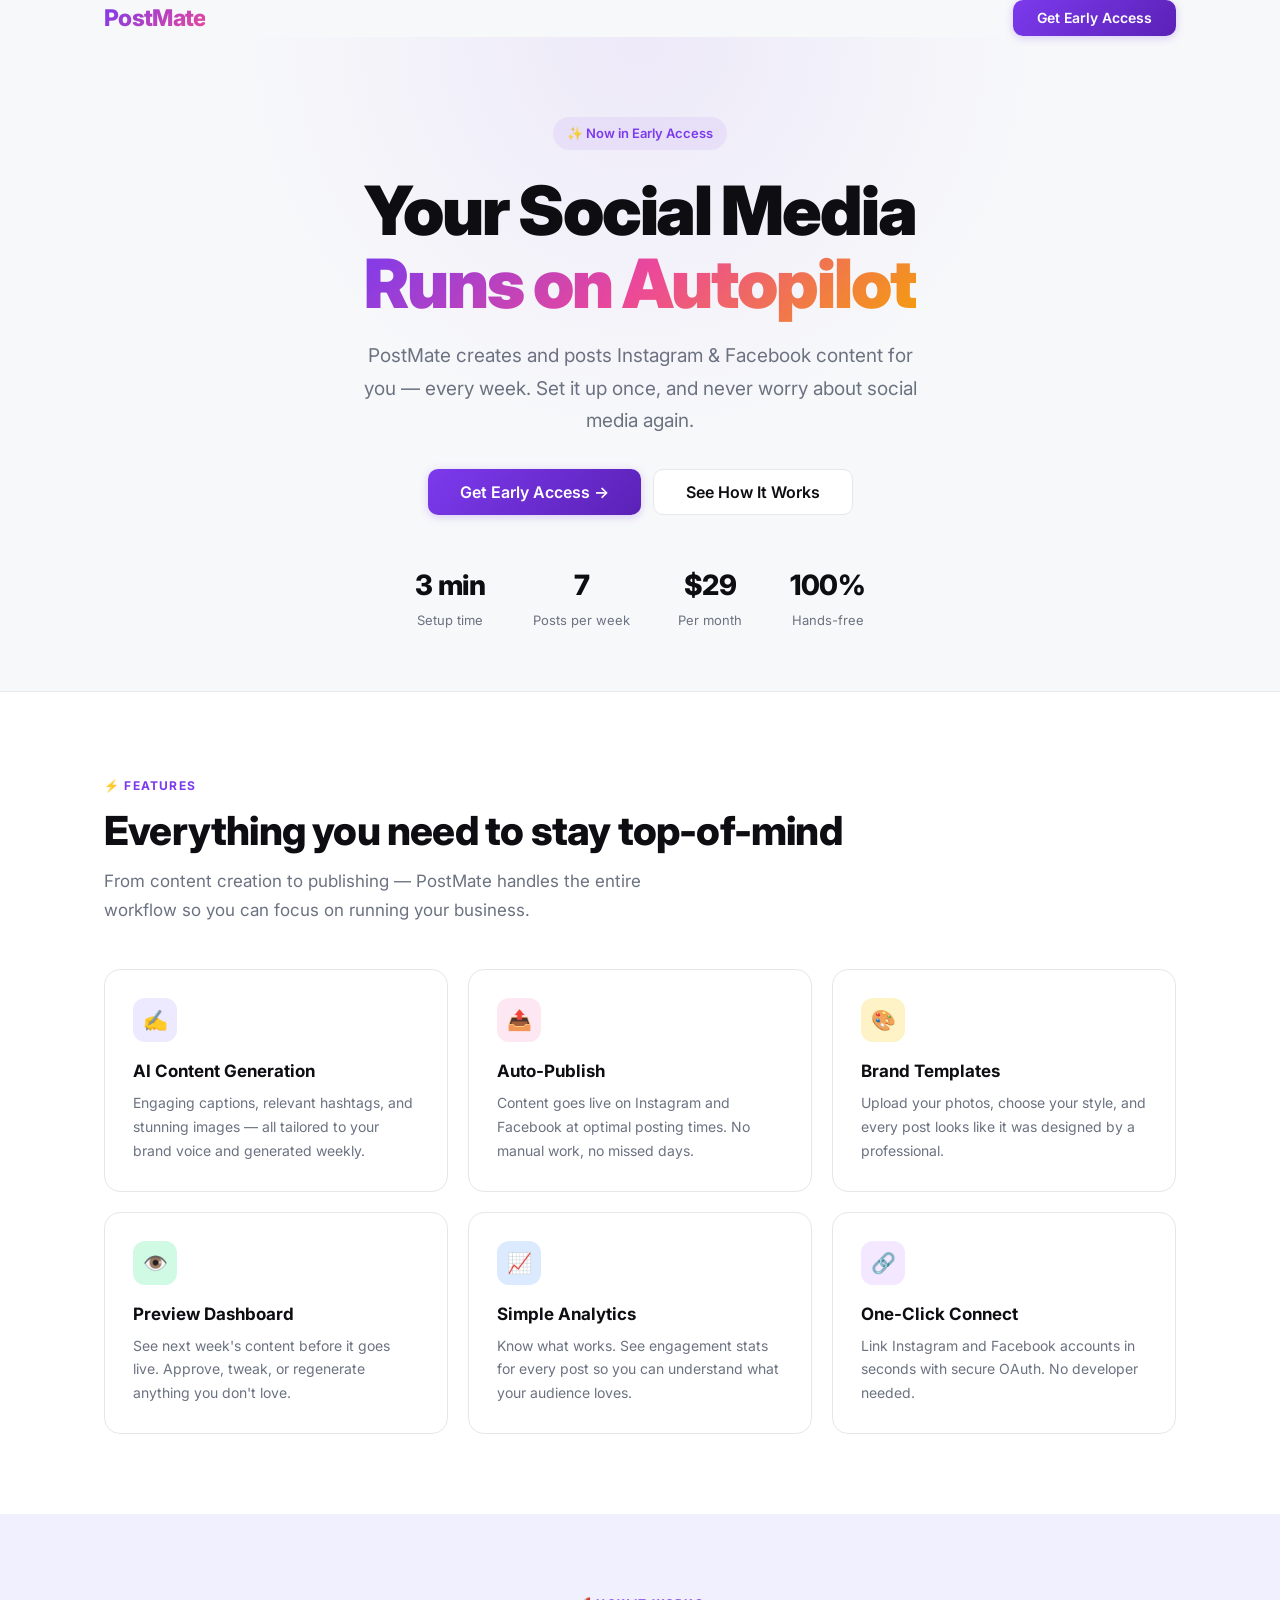
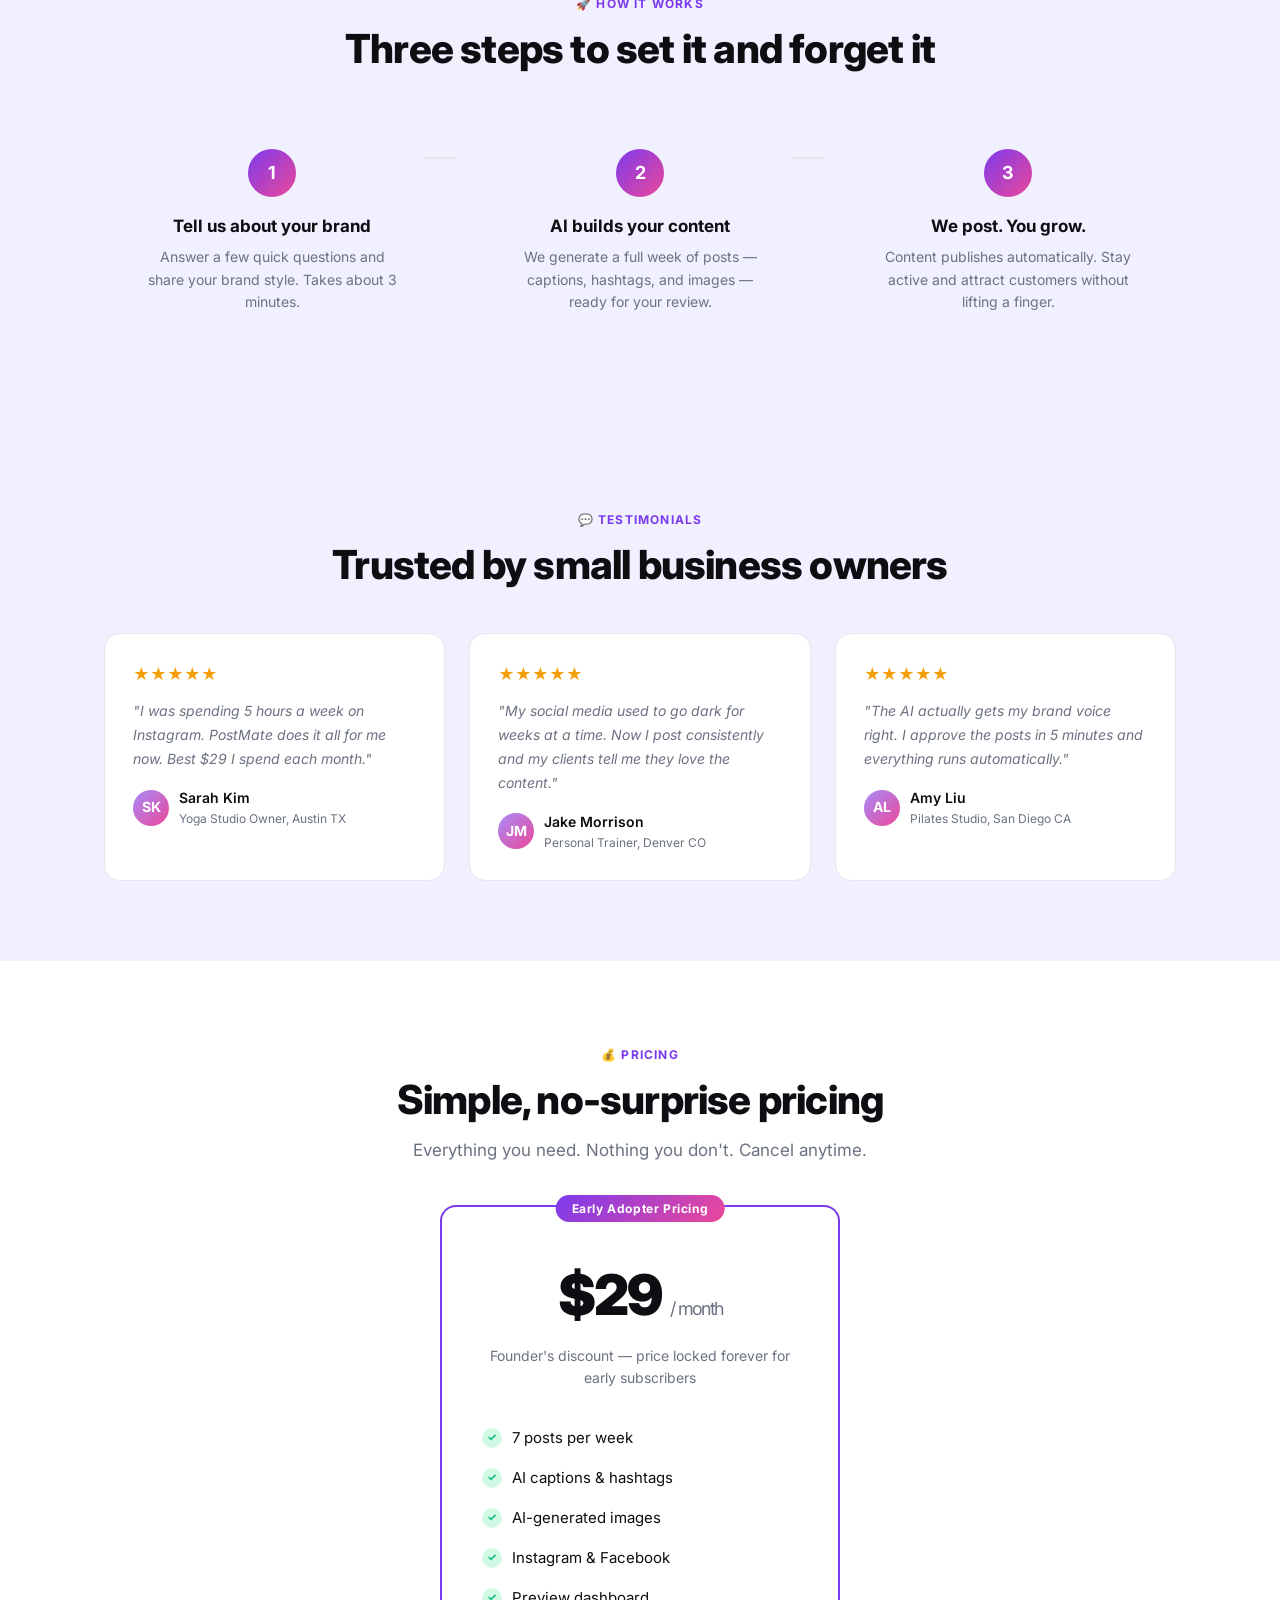
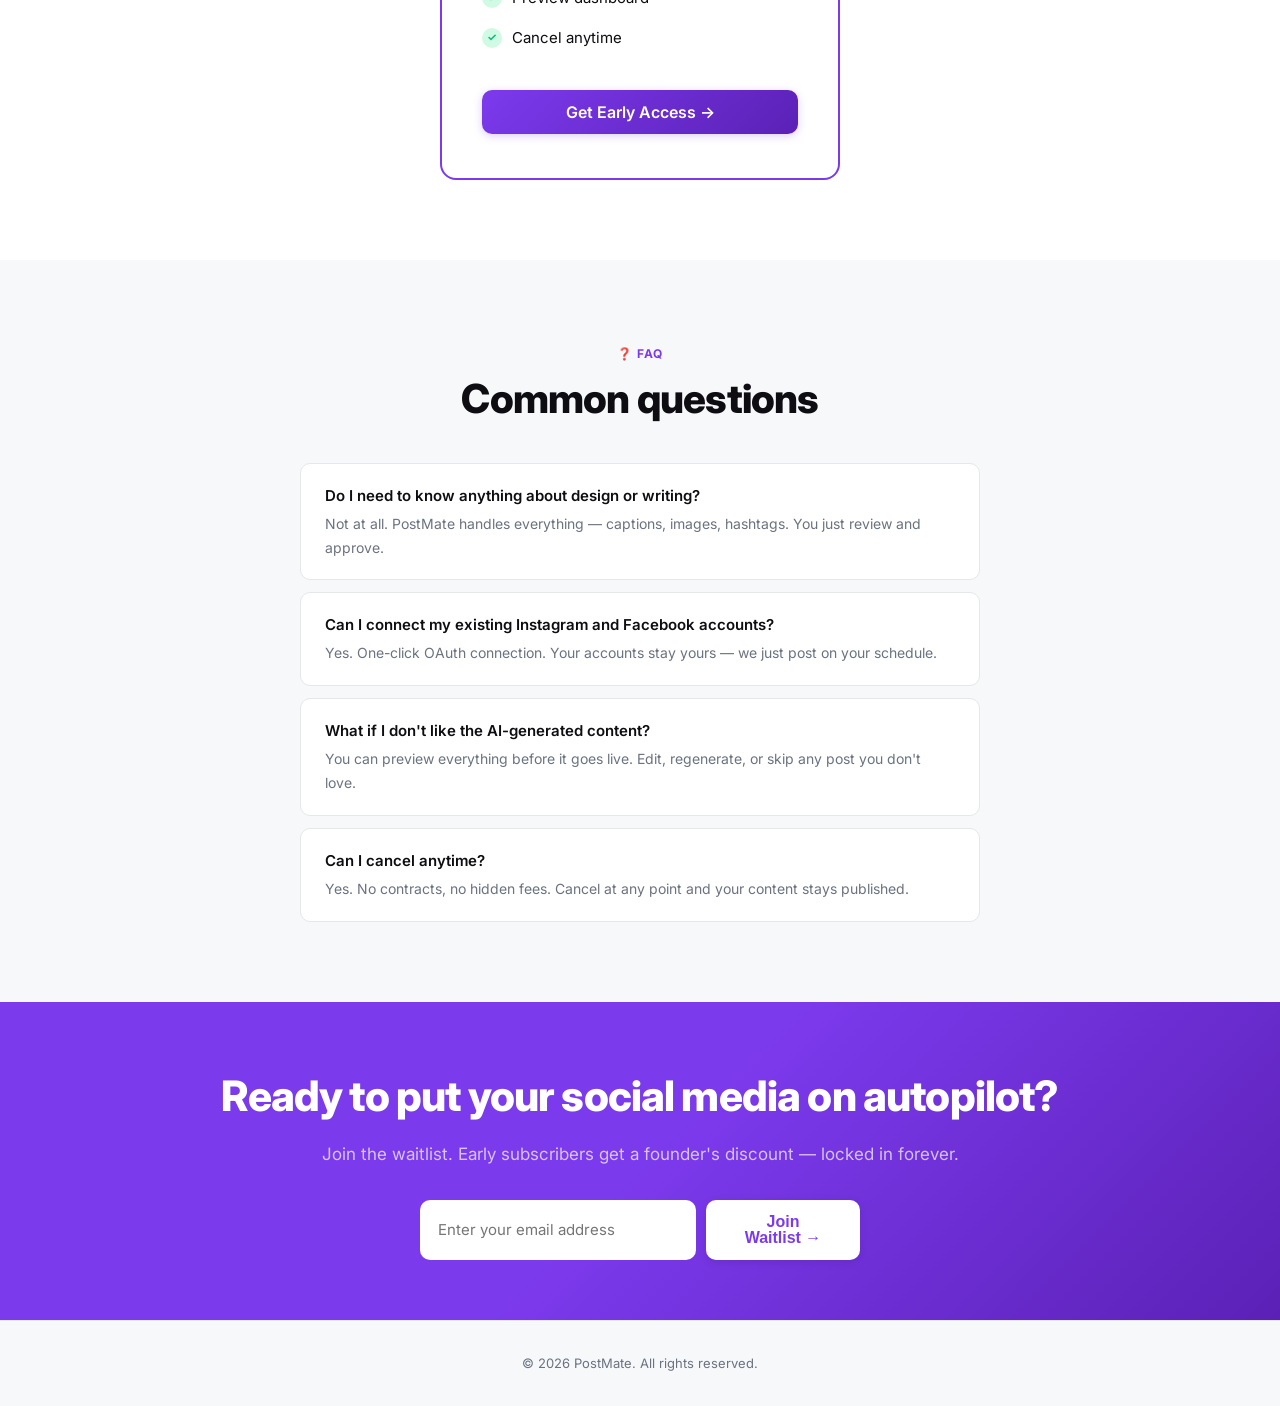
<file: index.html>
<!DOCTYPE html>
<html lang="en">
<head>
    <meta charset="UTF-8">
    <meta name="viewport" content="width=device-width, initial-scale=1.0">
    <title>PostMate — AI Social Media Automation for Small Businesses</title>
    <meta name="description" content="PostMate automatically creates and publishes Instagram & Facebook content for your small business. AI-generated captions, images, and hashtags — $29/month. Set up in 3 minutes.">
    <meta name="keywords" content="social media automation, Instagram scheduling tool, Facebook auto-post, AI content generation, small business marketing, social media manager">
    <meta name="robots" content="index, follow">
    <link rel="canonical" href="https://postmate.net/">
    <meta name="theme-color" content="#7c3aed">

    <!-- Open Graph -->
    <meta property="og:type" content="website">
    <meta property="og:title" content="PostMate — AI Social Media, Automated">
    <meta property="og:description" content="PostMate creates and posts Instagram & Facebook content for you — every week. Set it up once, never worry about social media again.">
    <meta property="og:url" content="https://postmate.net/">
    <meta property="og:site_name" content="PostMate">
    <meta property="og:locale" content="en_US">

    <!-- Twitter Card -->
    <meta name="twitter:card" content="summary_large_image">
    <meta name="twitter:title" content="PostMate — AI Social Media, Automated">
    <meta name="twitter:description" content="PostMate creates and posts Instagram & Facebook content for you — every week. Set it up once, never worry about social media again.">

    <!-- Favicon -->
    <link rel="icon" href="data:image/svg+xml,<svg xmlns='http://www.w3.org/2000/svg' viewBox='0 0 32 32'><rect width='32' height='32' rx='8' fill='%237c3aed'/><text x='16' y='22' font-size='18' text-anchor='middle' fill='white' font-family='system-ui'>P</text></svg>">
    <link rel="apple-touch-icon" href="data:image/svg+xml,<svg xmlns='http://www.w3.org/2000/svg' viewBox='0 0 32 32'><rect width='32' height='32' rx='8' fill='%237c3aed'/><text x='16' y='22' font-size='18' text-anchor='middle' fill='white' font-family='system-ui'>P</text></svg>">

    <link rel="preconnect" href="https://fonts.googleapis.com">
    <link href="https://fonts.googleapis.com/css2?family=Inter:wght@400;500;600;700;800;900&display=swap" rel="stylesheet">
    <style>
        *,*::before,*::after{box-sizing:border-box;margin:0;padding:0}
        :root{
            --white:#fff;
            --bg:#f7f8fa;
            --fg:#0d0d12;
            --muted:#6b7280;
            --accent:#7c3aed;
            --accent-light:#a78bfa;
            --accent-dark:#5b21b6;
            --border:#e5e7eb;
            --card:#fff;
            --bg-alt:#f0f0ff;
            --radius:16px;
            --radius-sm:10px;
            --max-w:1120px;
            --shadow-sm:0 1px 3px rgba(0,0,0,.04);
            --shadow:0 4px 24px rgba(0,0,0,.06);
            --shadow-lg:0 20px 60px rgba(0,0,0,.08);
        }
        html{scroll-behavior:smooth}
        body{
            font-family:'Inter',-apple-system,BlinkMacSystemFont,sans-serif;
            background:var(--bg);color:var(--fg);line-height:1.6;
            -webkit-font-smoothing:antialiased;
        }
        .container{max-width:var(--max-w);margin:0 auto;padding:0 24px}

        /* Nav */
        nav{
            display:flex;justify-content:space-between;align-items:center;
            padding:18px 0;
        }
        .logo{
            font-size:23px;font-weight:800;letter-spacing:-.03em;
            background:linear-gradient(135deg,var(--accent),#ec4899);
            -webkit-background-clip:text;-webkit-text-fill-color:transparent;
        }
        .btn{
            display:inline-flex;align-items:center;gap:6px;
            padding:11px 24px;border-radius:var(--radius-sm);
            font-weight:600;font-size:14px;line-height:1;
            text-decoration:none;cursor:pointer;border:none;
            transition:all .2s;
        }
        .btn-primary{
            background:linear-gradient(135deg,var(--accent),var(--accent-dark));
            color:#fff;box-shadow:0 2px 8px rgba(124,58,237,.25);
        }
        .btn-primary:hover{transform:translateY(-1px);box-shadow:0 4px 16px rgba(124,58,237,.35)}
        .btn-outline{
            background:var(--card);color:var(--fg);
            border:1.5px solid var(--border);
        }
        .btn-outline:hover{border-color:var(--accent-light);color:var(--accent)}
        .btn-large{padding:14px 32px;font-size:16px}
        .btn-white{background:#fff;color:var(--accent);box-shadow:0 2px 8px rgba(0,0,0,.1)}
        .btn-white:hover{transform:translateY(-1px);box-shadow:0 4px 16px rgba(0,0,0,.12)}

        /* Hero */
        .hero{
            text-align:center;padding:80px 0 60px;
            position:relative;overflow:hidden;
        }
        .hero::before{
            content:'';position:absolute;top:-400px;left:50%;translate:-50% 0;
            width:800px;height:800px;
            background:radial-gradient(circle,rgba(124,58,237,.08),transparent 70%);
            pointer-events:none;
        }
        .hero-badge{
            display:inline-flex;align-items:center;gap:6px;
            padding:6px 14px;border-radius:100px;
            background:rgba(124,58,237,.08);color:var(--accent);
            font-size:13px;font-weight:600;margin-bottom:24px;
        }
        .hero h1{
            font-size:clamp(38px,7vw,68px);font-weight:900;
            line-height:1.08;letter-spacing:-.03em;position:relative;
        }
        .hero h1 .gradient{
            background:linear-gradient(135deg,var(--accent),#ec4899,#f59e0b);
            -webkit-background-clip:text;-webkit-text-fill-color:transparent;
        }
        .hero p{
            font-size:19px;color:var(--muted);
            max-width:560px;margin:20px auto 32px;
            line-height:1.7;
        }
        .hero-actions{
            display:flex;gap:12px;justify-content:center;
            flex-wrap:wrap;
        }
        .hero-stats{
            display:flex;justify-content:center;gap:48px;
            margin-top:48px;flex-wrap:wrap;
        }
        .hero-stat{text-align:center}
        .hero-stat-num{
            font-size:28px;font-weight:800;letter-spacing:-.02em;
        }
        .hero-stat-label{font-size:13px;color:var(--muted);margin-top:2px}

        /* Sections */
        section{padding:80px 0}
        .section-label{
            display:inline-flex;align-items:center;gap:6px;
            font-size:12px;font-weight:700;text-transform:uppercase;
            letter-spacing:.1em;color:var(--accent);margin-bottom:12px;
        }
        .section-title{
            font-size:clamp(28px,4vw,40px);font-weight:800;
            letter-spacing:-.02em;line-height:1.2;
        }
        .section-sub{
            color:var(--muted);font-size:17px;line-height:1.7;
            max-width:540px;margin-top:12px;
        }

        /* Features */
        .features{background:var(--card);border-top:1px solid var(--border)}
        .features-grid{
            display:grid;grid-template-columns:repeat(auto-fit,minmax(300px,1fr));
            gap:20px;margin-top:44px;
        }
        .feature-card{
            padding:28px;border-radius:var(--radius);
            border:1px solid var(--border);
            transition:all .25s;position:relative;overflow:hidden;
        }
        .feature-card:hover{
            border-color:var(--accent-light);
            box-shadow:var(--shadow);
        }
        .feature-card::before{
            content:'';position:absolute;top:0;left:0;right:0;height:3px;
            background:linear-gradient(90deg,var(--accent),#ec4899);
            opacity:0;transition:opacity .25s;
        }
        .feature-card:hover::before{opacity:1}
        .feature-icon{
            width:44px;height:44px;border-radius:12px;
            display:flex;align-items:center;justify-content:center;
            font-size:20px;margin-bottom:16px;
        }
        .feature-card:nth-child(1) .feature-icon{background:#ede9fe;color:#7c3aed}
        .feature-card:nth-child(2) .feature-icon{background:#fce7f3;color:#ec4899}
        .feature-card:nth-child(3) .feature-icon{background:#fef3c7;color:#f59e0b}
        .feature-card:nth-child(4) .feature-icon{background:#d1fae5;color:#10b981}
        .feature-card:nth-child(5) .feature-icon{background:#dbeafe;color:#3b82f6}
        .feature-card:nth-child(6) .feature-icon{background:#f3e8ff;color:#a855f7}
        .feature-card h3{font-size:17px;font-weight:700;margin-bottom:6px}
        .feature-card p{font-size:14px;color:var(--muted);line-height:1.7}

        /* Steps */
        .steps{background:var(--bg-alt);}
        .steps-grid{
            display:grid;grid-template-columns:repeat(3,1fr);
            gap:32px;margin-top:44px;
        }
        .step{
            text-align:center;padding:32px 20px;position:relative;
        }
        .step:not(:last-child)::after{
            content:'';position:absolute;top:40px;right:-16px;
            width:32px;height:2px;background:var(--border);
        }
        .step-num{
            width:48px;height:48px;border-radius:50%;
            background:linear-gradient(135deg,var(--accent),#ec4899);
            color:#fff;font-weight:700;font-size:18px;
            display:flex;align-items:center;justify-content:center;
            margin:0 auto 16px;
        }
        .step h3{font-size:17px;font-weight:700;margin-bottom:6px}
        .step p{font-size:14px;color:var(--muted);line-height:1.6;max-width:260px;margin:0 auto}

        /* Pricing */
        .pricing{background:var(--card)}
        .pricing-header{text-align:center}
        .pricing-card{
            max-width:400px;margin:40px auto 0;
            padding:44px 40px;border-radius:var(--radius);
            border:2px solid var(--accent);text-align:center;
            position:relative;background:var(--white);
        }
        .pricing-badge{
            position:absolute;top:-12px;left:50%;translate:-50% 0;
            padding:4px 16px;border-radius:100px;
            background:linear-gradient(135deg,var(--accent),#ec4899);
            color:#fff;font-size:12px;font-weight:700;letter-spacing:.05em;
        }
        .price{font-size:56px;font-weight:900;letter-spacing:-.03em}
        .price span{font-size:18px;color:var(--muted);font-weight:400}
        .price-note{font-size:14px;color:var(--muted);margin-top:4px}
        .pricing-card ul{
            list-style:none;margin:28px 0 32px;text-align:left;
        }
        .pricing-card li{
            padding:8px 0;font-size:15px;display:flex;align-items:center;gap:10px;
        }
        .pricing-card li .check{
            width:20px;height:20px;border-radius:50%;
            background:#d1fae5;color:#10b981;
            display:flex;align-items:center;justify-content:center;
            font-size:11px;font-weight:700;flex-shrink:0;
        }

        /* CTA */
        .cta{
            text-align:center;
            background:linear-gradient(135deg,var(--accent),#7c3aed,#5b21b6);
            color:#fff;padding:60px 0;
        }
        .cta h2{font-size:clamp(28px,4vw,42px);font-weight:800;letter-spacing:-.02em}
        .cta p{color:rgba(255,255,255,.7);margin:12px 0 32px;font-size:17px}
        .cta-form{
            display:flex;gap:10px;max-width:440px;margin:0 auto;
        }
        .cta-form input{
            flex:1;padding:14px 18px;border-radius:var(--radius-sm);
            border:none;font-size:15px;outline:none;font-family:inherit;
        }

        /* Testimonials */
        .testimonials{background:var(--bg-alt)}
        .testimonial-header{text-align:center}
        .testimonial-grid{
            display:grid;grid-template-columns:repeat(auto-fit,minmax(280px,1fr));
            gap:24px;margin-top:44px;
        }
        .testimonial-card{
            padding:28px;border-radius:var(--radius);
            background:var(--card);border:1px solid var(--border);
        }
        .testimonial-card .stars{color:#f59e0b;font-size:16px;margin-bottom:12px}
        .testimonial-card blockquote{
            font-size:14px;color:var(--muted);line-height:1.7;
            font-style:italic;
        }
        .testimonial-card .author{
            display:flex;align-items:center;gap:10px;margin-top:16px;
        }
        .testimonial-card .author-avatar{
            width:36px;height:36px;border-radius:50%;
            background:linear-gradient(135deg,var(--accent-light),#ec4899);
            display:flex;align-items:center;justify-content:center;
            color:#fff;font-weight:700;font-size:14px;
        }
        .testimonial-card .author-name{font-size:14px;font-weight:600}
        .testimonial-card .author-role{font-size:12px;color:var(--muted)}

        /* FAQ */
        .faq-header{text-align:center}
        .faq-list{
            max-width:680px;margin:40px auto 0;
            display:flex;flex-direction:column;gap:12px;
        }
        .faq-item{
            padding:20px 24px;border-radius:var(--radius-sm);
            background:var(--card);border:1px solid var(--border);
        }
        .faq-item h4{font-size:15px;font-weight:600;margin-bottom:4px}
        .faq-item p{font-size:14px;color:var(--muted);line-height:1.7}

        /* Footer */
        footer{
            padding:32px 0;text-align:center;
            font-size:13px;color:var(--muted);
            border-top:1px solid var(--border);
        }

        /* Responsive */
        @media(max-width:768px){
            .steps-grid{grid-template-columns:1fr;gap:0}
            .step:not(:last-child)::after{display:none}
            .hero-stats{gap:24px}
        }
        @media(max-width:640px){
            .hero{padding:48px 0 40px}
            .hero-actions{flex-direction:column;align-items:stretch}
            .hero-actions .btn{justify-content:center}
            .pricing-card{padding:32px 24px}
            .cta-form{flex-direction:column}
            section{padding:48px 0}
        }
    </style>

    <!-- Structured Data -->
    <script type="application/ld+json">
    {
        "@context": "https://schema.org",
        "@type": "SoftwareApplication",
        "name": "PostMate",
        "url": "https://postmate.net/",
        "description": "AI social media automation for small businesses. Automatically creates and publishes Instagram & Facebook content.",
        "applicationCategory": "SocialMediaApplication",
        "operatingSystem": "Web",
        "offers": {
            "@type": "Offer",
            "price": "29",
            "priceCurrency": "USD",
            "priceValidUntil": "2026-12-31"
        },
        "aggregateRating": {
            "@type": "AggregateRating",
            "ratingValue": "4.9",
            "ratingCount": "28",
            "bestRating": "5"
        }
    }
    </script>
    <script type="application/ld+json">
    {
        "@context": "https://schema.org",
        "@type": "Organization",
        "name": "PostMate",
        "url": "https://postmate.net/",
        "description": "AI social media automation for small businesses."
    }
    </script>
    <script type="application/ld+json">
    {
        "@context": "https://schema.org",
        "@type": "FAQPage",
        "mainEntity": [{
            "@type": "Question",
            "name": "Do I need to know anything about design or writing?",
            "acceptedAnswer": {
                "@type": "Answer",
                "text": "Not at all. PostMate handles everything — captions, images, hashtags. You just review and approve."
            }
        },{
            "@type": "Question",
            "name": "Can I connect my existing Instagram and Facebook accounts?",
            "acceptedAnswer": {
                "@type": "Answer",
                "text": "Yes. One-click OAuth connection. Your accounts stay yours — we just post on your schedule."
            }
        },{
            "@type": "Question",
            "name": "What if I don't like the AI-generated content?",
            "acceptedAnswer": {
                "@type": "Answer",
                "text": "You can preview everything before it goes live. Edit, regenerate, or skip any post you don't love."
            }
        },{
            "@type": "Question",
            "name": "Can I cancel anytime?",
            "acceptedAnswer": {
                "@type": "Answer",
                "text": "Yes. No contracts, no hidden fees. Cancel at any point and your content stays published."
            }
        }]
    }
    </script>
</head>
<body>

<nav class="container" aria-label="Main navigation">
    <div class="logo">PostMate</div>
    <a href="#cta" class="btn btn-primary">Get Early Access</a>
</nav>

<section class="hero container">
    <div class="hero-badge">✨ Now in Early Access</div>
    <h1>
        Your Social Media<br>
        <span class="gradient">Runs on Autopilot</span>
    </h1>
    <p>PostMate creates and posts Instagram &amp; Facebook content for you — every week. Set it up once, and never worry about social media again.</p>
    <div class="hero-actions">
        <a href="#cta" class="btn btn-primary btn-large">Get Early Access →</a>
        <a href="#features" class="btn btn-outline btn-large">See How It Works</a>
    </div>
    <div class="hero-stats">
        <div class="hero-stat">
            <div class="hero-stat-num">3 min</div>
            <div class="hero-stat-label">Setup time</div>
        </div>
        <div class="hero-stat">
            <div class="hero-stat-num">7</div>
            <div class="hero-stat-label">Posts per week</div>
        </div>
        <div class="hero-stat">
            <div class="hero-stat-num">$29</div>
            <div class="hero-stat-label">Per month</div>
        </div>
        <div class="hero-stat">
            <div class="hero-stat-num">100%</div>
            <div class="hero-stat-label">Hands-free</div>
        </div>
    </div>
</section>

<section class="features" id="features">
    <div class="container">
        <div class="section-label">⚡ Features</div>
        <h2 class="section-title">Everything you need to stay top-of-mind</h2>
        <p class="section-sub">From content creation to publishing — PostMate handles the entire workflow so you can focus on running your business.</p>
        <div class="features-grid">
            <div class="feature-card">
                <div class="feature-icon">✍️</div>
                <h3>AI Content Generation</h3>
                <p>Engaging captions, relevant hashtags, and stunning images — all tailored to your brand voice and generated weekly.</p>
            </div>
            <div class="feature-card">
                <div class="feature-icon">📤</div>
                <h3>Auto-Publish</h3>
                <p>Content goes live on Instagram and Facebook at optimal posting times. No manual work, no missed days.</p>
            </div>
            <div class="feature-card">
                <div class="feature-icon">🎨</div>
                <h3>Brand Templates</h3>
                <p>Upload your photos, choose your style, and every post looks like it was designed by a professional.</p>
            </div>
            <div class="feature-card">
                <div class="feature-icon">👁️</div>
                <h3>Preview Dashboard</h3>
                <p>See next week's content before it goes live. Approve, tweak, or regenerate anything you don't love.</p>
            </div>
            <div class="feature-card">
                <div class="feature-icon">📈</div>
                <h3>Simple Analytics</h3>
                <p>Know what works. See engagement stats for every post so you can understand what your audience loves.</p>
            </div>
            <div class="feature-card">
                <div class="feature-icon">🔗</div>
                <h3>One-Click Connect</h3>
                <p>Link Instagram and Facebook accounts in seconds with secure OAuth. No developer needed.</p>
            </div>
        </div>
    </div>
</section>

<section class="steps">
    <div class="container">
        <div class="section-label" style="text-align:center;display:flex;justify-content:center">🚀 How It Works</div>
        <h2 class="section-title" style="text-align:center">Three steps to set it and forget it</h2>
        <div class="steps-grid">
            <div class="step">
                <div class="step-num">1</div>
                <h3>Tell us about your brand</h3>
                <p>Answer a few quick questions and share your brand style. Takes about 3 minutes.</p>
            </div>
            <div class="step">
                <div class="step-num">2</div>
                <h3>AI builds your content</h3>
                <p>We generate a full week of posts — captions, hashtags, and images — ready for your review.</p>
            </div>
            <div class="step">
                <div class="step-num">3</div>
                <h3>We post. You grow.</h3>
                <p>Content publishes automatically. Stay active and attract customers without lifting a finger.</p>
            </div>
        </div>
    </div>
</section>

<section class="testimonials">
    <div class="container">
        <div class="testimonial-header">
            <div class="section-label" style="justify-content:center">💬 Testimonials</div>
            <h2 class="section-title">Trusted by small business owners</h2>
        </div>
        <div class="testimonial-grid">
            <div class="testimonial-card">
                <div class="stars">★★★★★</div>
                <blockquote>"I was spending 5 hours a week on Instagram. PostMate does it all for me now. Best $29 I spend each month."</blockquote>
                <div class="author">
                    <div class="author-avatar">SK</div>
                    <div>
                        <div class="author-name">Sarah Kim</div>
                        <div class="author-role">Yoga Studio Owner, Austin TX</div>
                    </div>
                </div>
            </div>
            <div class="testimonial-card">
                <div class="stars">★★★★★</div>
                <blockquote>"My social media used to go dark for weeks at a time. Now I post consistently and my clients tell me they love the content."</blockquote>
                <div class="author">
                    <div class="author-avatar">JM</div>
                    <div>
                        <div class="author-name">Jake Morrison</div>
                        <div class="author-role">Personal Trainer, Denver CO</div>
                    </div>
                </div>
            </div>
            <div class="testimonial-card">
                <div class="stars">★★★★★</div>
                <blockquote>"The AI actually gets my brand voice right. I approve the posts in 5 minutes and everything runs automatically."</blockquote>
                <div class="author">
                    <div class="author-avatar">AL</div>
                    <div>
                        <div class="author-name">Amy Liu</div>
                        <div class="author-role">Pilates Studio, San Diego CA</div>
                    </div>
                </div>
            </div>
        </div>
    </div>
</section>

<section class="pricing">
    <div class="container">
        <div class="pricing-header">
            <div class="section-label" style="justify-content:center">💰 Pricing</div>
            <h2 class="section-title">Simple, no-surprise pricing</h2>
            <p class="section-sub" style="margin:12px auto 0">Everything you need. Nothing you don't. Cancel anytime.</p>
        </div>
        <div class="pricing-card">
            <div class="pricing-badge">Early Adopter Pricing</div>
            <div class="price">$29 <span>/ month</span></div>
            <div class="price-note">Founder's discount — price locked forever for early subscribers</div>
            <ul>
                <li><span class="check">✓</span> 7 posts per week</li>
                <li><span class="check">✓</span> AI captions &amp; hashtags</li>
                <li><span class="check">✓</span> AI-generated images</li>
                <li><span class="check">✓</span> Instagram &amp; Facebook</li>
                <li><span class="check">✓</span> Preview dashboard</li>
                <li><span class="check">✓</span> Cancel anytime</li>
            </ul>
            <a href="#cta" class="btn btn-primary btn-large" style="width:100%;justify-content:center">Get Early Access →</a>
        </div>
    </div>
</section>

<section class="faq">
    <div class="container">
        <div class="faq-header">
            <div class="section-label" style="justify-content:center">❓ FAQ</div>
            <h2 class="section-title">Common questions</h2>
        </div>
        <div class="faq-list">
            <div class="faq-item">
                <h4>Do I need to know anything about design or writing?</h4>
                <p>Not at all. PostMate handles everything — captions, images, hashtags. You just review and approve.</p>
            </div>
            <div class="faq-item">
                <h4>Can I connect my existing Instagram and Facebook accounts?</h4>
                <p>Yes. One-click OAuth connection. Your accounts stay yours — we just post on your schedule.</p>
            </div>
            <div class="faq-item">
                <h4>What if I don't like the AI-generated content?</h4>
                <p>You can preview everything before it goes live. Edit, regenerate, or skip any post you don't love.</p>
            </div>
            <div class="faq-item">
                <h4>Can I cancel anytime?</h4>
                <p>Yes. No contracts, no hidden fees. Cancel at any point and your content stays published.</p>
            </div>
        </div>
    </div>
</section>

<section class="cta" id="cta">
    <div class="container">
        <h2>Ready to put your social media on autopilot?</h2>
        <p>Join the waitlist. Early subscribers get a founder's discount — locked in forever.</p>
        <form class="cta-form" id="signup" action="#" method="POST">
            <input type="email" name="email" placeholder="Enter your email address" required>
            <button type="submit" class="btn btn-white btn-large">Join Waitlist →</button>
        </form>
    </div>
</section>

<footer>
    <div class="container">
        <p>© 2026 PostMate. All rights reserved.</p>
    </div>
</footer>

</body>
</html>
</file>
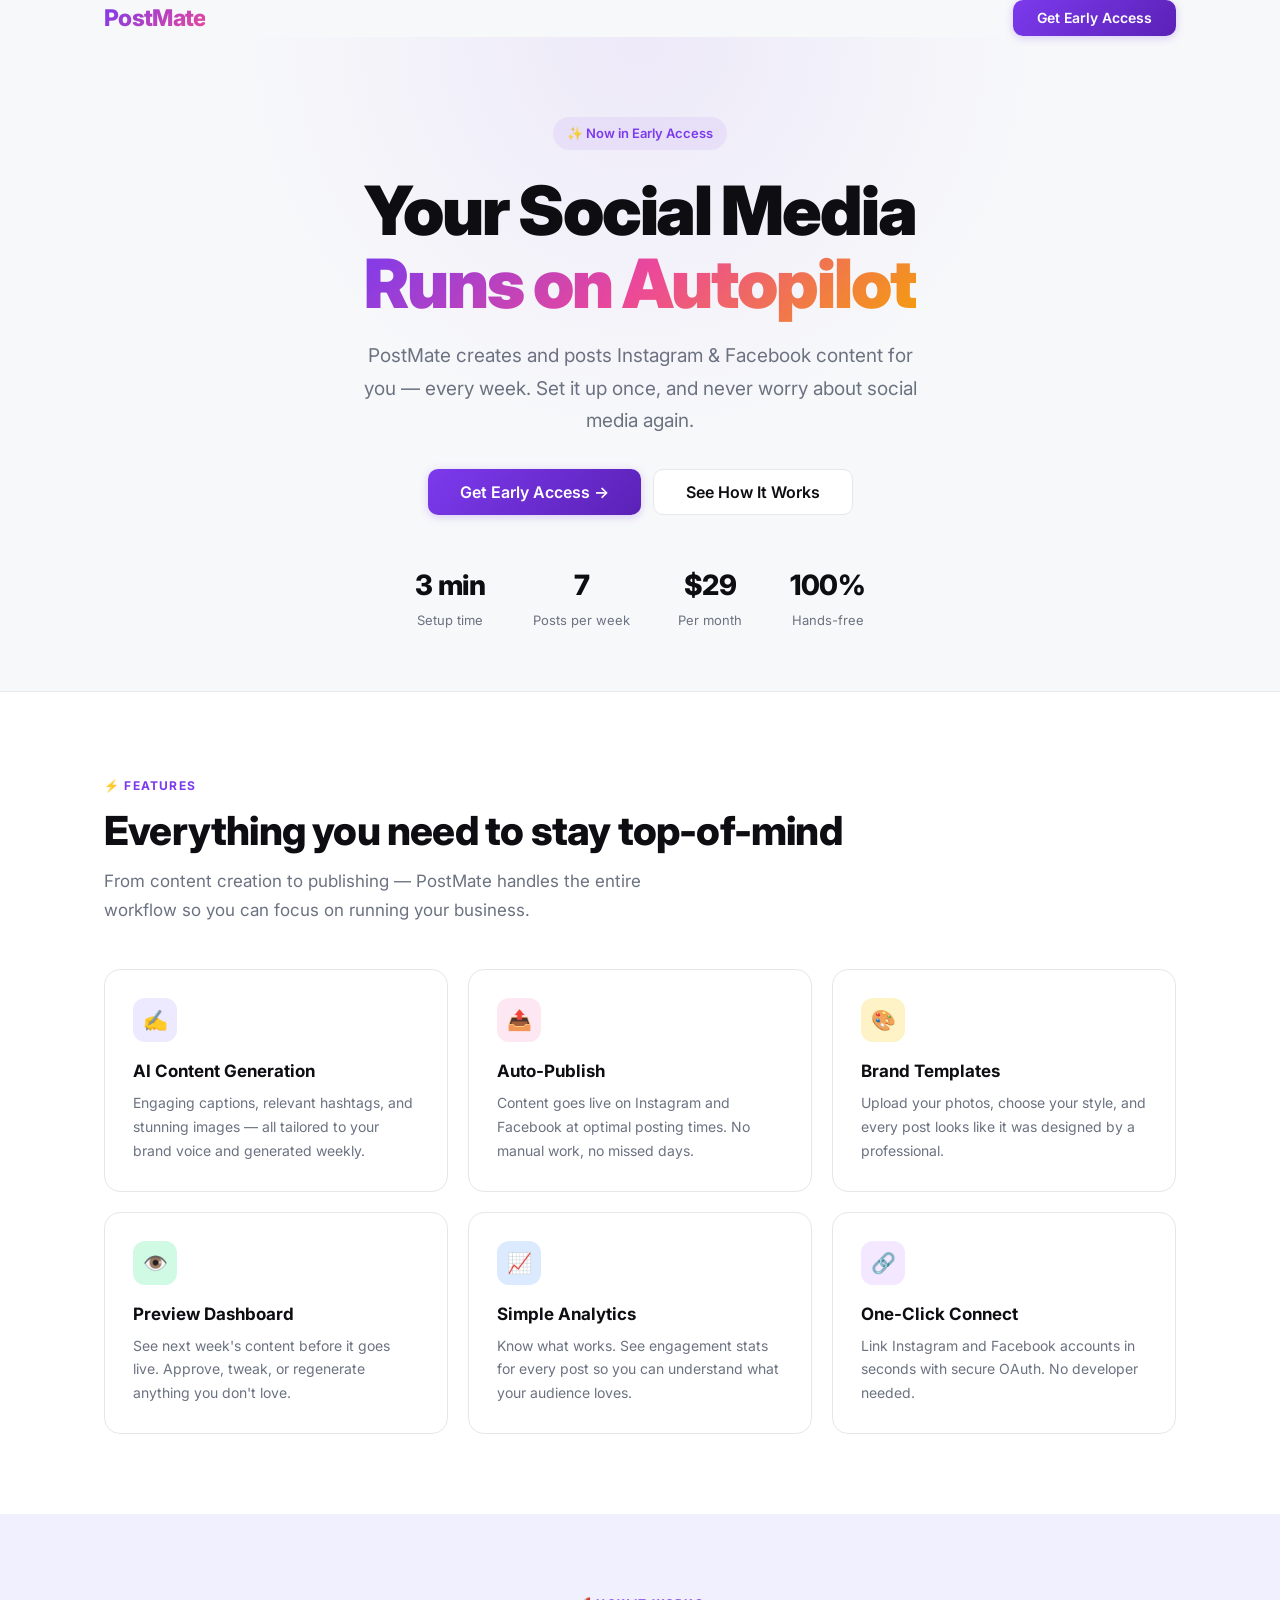
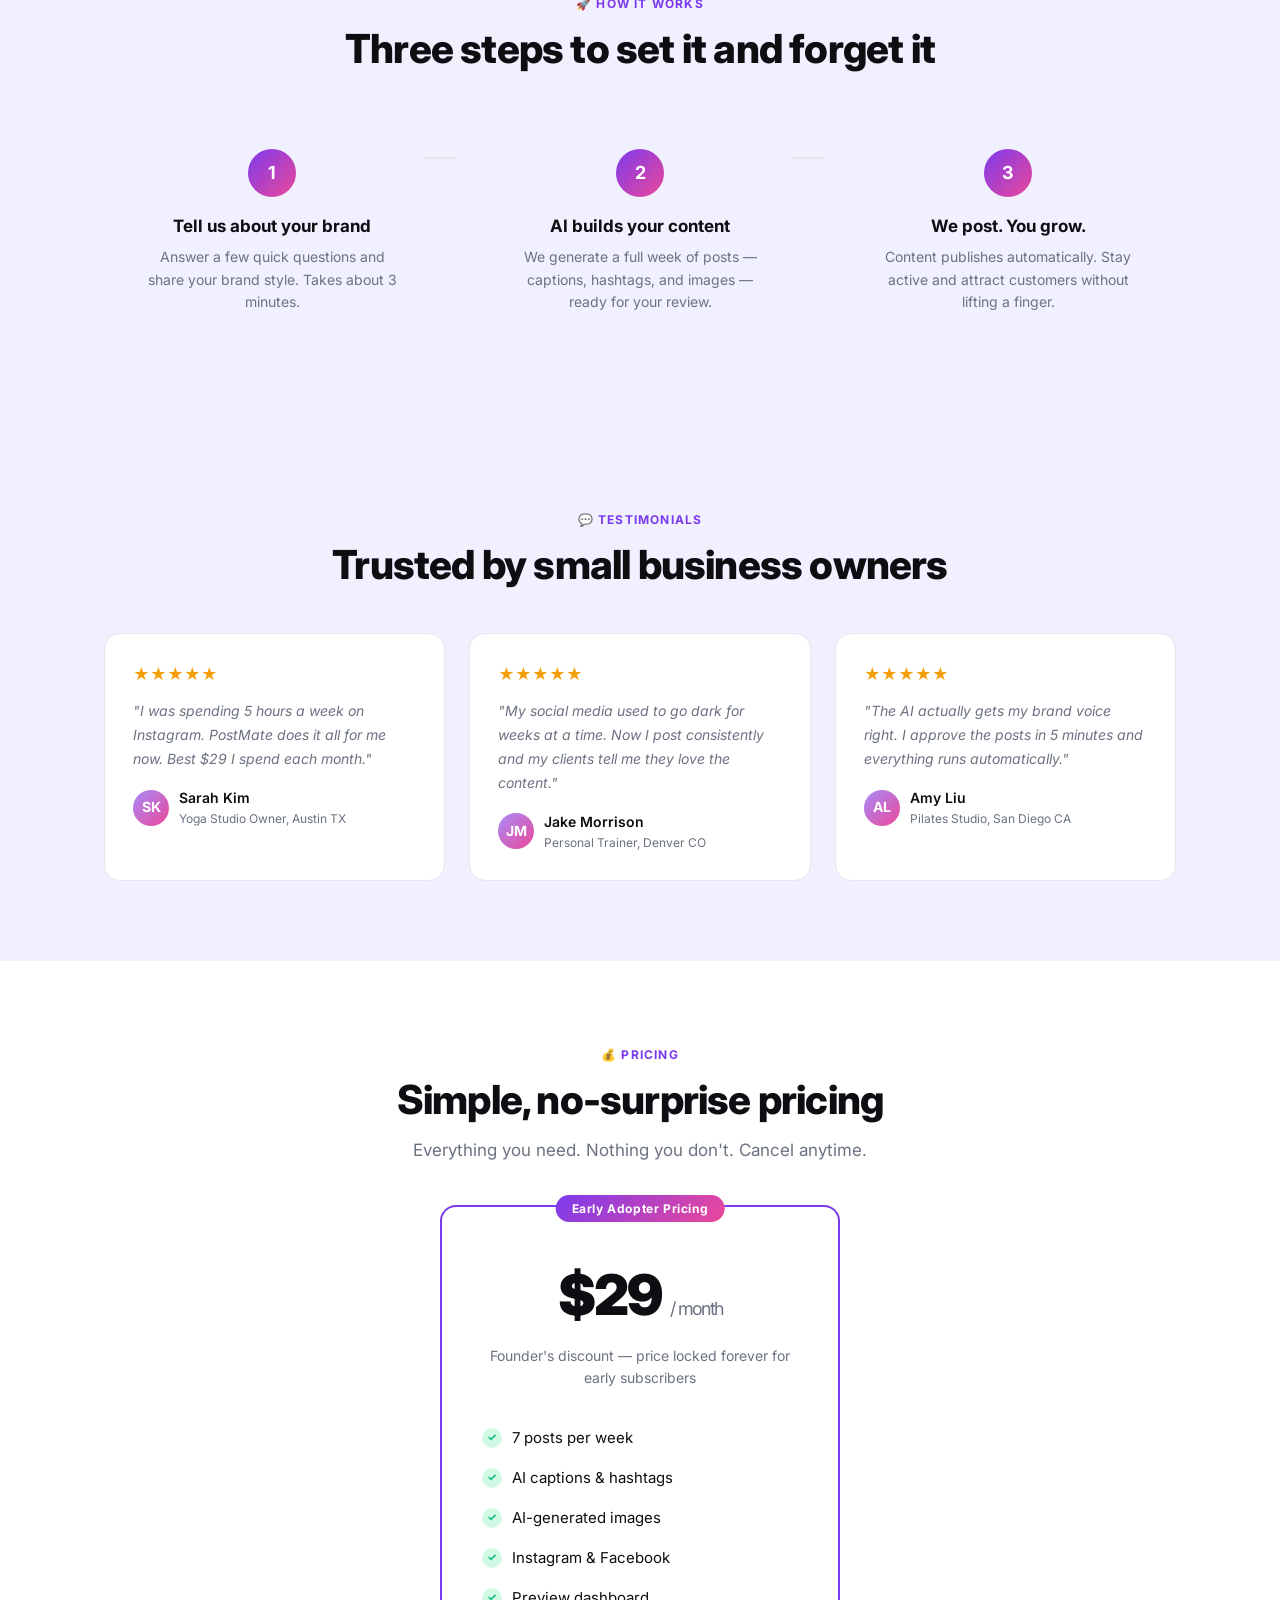
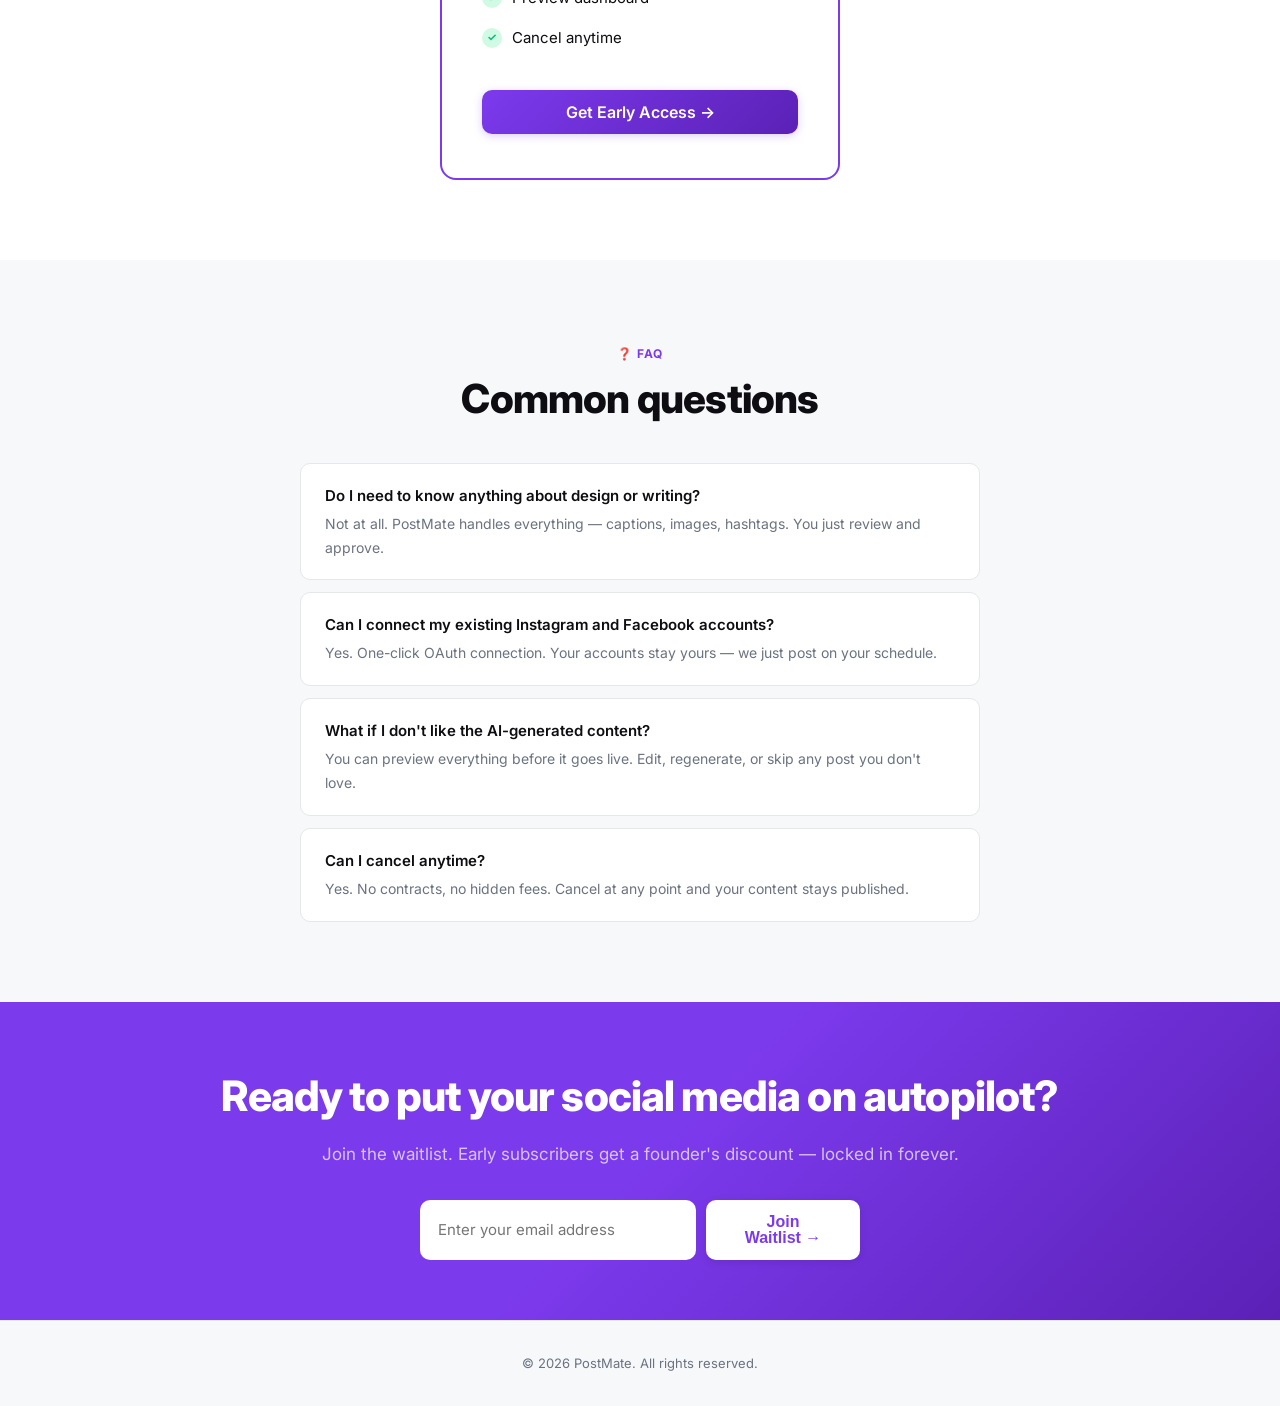
<file: public/index.html>
<!DOCTYPE html>
<html lang="en">
<head>
    <meta charset="UTF-8">
    <meta name="viewport" content="width=device-width, initial-scale=1.0">
    <title>PostMate — AI Social Media, Automated</title>
    <meta name="description" content="PostMate automatically creates and publishes Instagram & Facebook content for your small business. $29/month.">
    <link rel="preconnect" href="https://fonts.googleapis.com">
    <link href="https://fonts.googleapis.com/css2?family=Inter:wght@400;500;600;700;800;900&display=swap" rel="stylesheet">
    <style>
        *,*::before,*::after{box-sizing:border-box;margin:0;padding:0}
        :root{
            --white:#fff;
            --bg:#f7f8fa;
            --fg:#0d0d12;
            --muted:#6b7280;
            --accent:#7c3aed;
            --accent-light:#a78bfa;
            --accent-dark:#5b21b6;
            --border:#e5e7eb;
            --card:#fff;
            --bg-alt:#f0f0ff;
            --radius:16px;
            --radius-sm:10px;
            --max-w:1120px;
            --shadow-sm:0 1px 3px rgba(0,0,0,.04);
            --shadow:0 4px 24px rgba(0,0,0,.06);
            --shadow-lg:0 20px 60px rgba(0,0,0,.08);
        }
        html{scroll-behavior:smooth}
        body{
            font-family:'Inter',-apple-system,BlinkMacSystemFont,sans-serif;
            background:var(--bg);color:var(--fg);line-height:1.6;
            -webkit-font-smoothing:antialiased;
        }
        .container{max-width:var(--max-w);margin:0 auto;padding:0 24px}

        /* Nav */
        nav{
            display:flex;justify-content:space-between;align-items:center;
            padding:18px 0;
        }
        .logo{
            font-size:23px;font-weight:800;letter-spacing:-.03em;
            background:linear-gradient(135deg,var(--accent),#ec4899);
            -webkit-background-clip:text;-webkit-text-fill-color:transparent;
        }
        .btn{
            display:inline-flex;align-items:center;gap:6px;
            padding:11px 24px;border-radius:var(--radius-sm);
            font-weight:600;font-size:14px;line-height:1;
            text-decoration:none;cursor:pointer;border:none;
            transition:all .2s;
        }
        .btn-primary{
            background:linear-gradient(135deg,var(--accent),var(--accent-dark));
            color:#fff;box-shadow:0 2px 8px rgba(124,58,237,.25);
        }
        .btn-primary:hover{transform:translateY(-1px);box-shadow:0 4px 16px rgba(124,58,237,.35)}
        .btn-outline{
            background:var(--card);color:var(--fg);
            border:1.5px solid var(--border);
        }
        .btn-outline:hover{border-color:var(--accent-light);color:var(--accent)}
        .btn-large{padding:14px 32px;font-size:16px}
        .btn-white{background:#fff;color:var(--accent);box-shadow:0 2px 8px rgba(0,0,0,.1)}
        .btn-white:hover{transform:translateY(-1px);box-shadow:0 4px 16px rgba(0,0,0,.12)}

        /* Hero */
        .hero{
            text-align:center;padding:80px 0 60px;
            position:relative;overflow:hidden;
        }
        .hero::before{
            content:'';position:absolute;top:-400px;left:50%;translate:-50% 0;
            width:800px;height:800px;
            background:radial-gradient(circle,rgba(124,58,237,.08),transparent 70%);
            pointer-events:none;
        }
        .hero-badge{
            display:inline-flex;align-items:center;gap:6px;
            padding:6px 14px;border-radius:100px;
            background:rgba(124,58,237,.08);color:var(--accent);
            font-size:13px;font-weight:600;margin-bottom:24px;
        }
        .hero h1{
            font-size:clamp(38px,7vw,68px);font-weight:900;
            line-height:1.08;letter-spacing:-.03em;position:relative;
        }
        .hero h1 .gradient{
            background:linear-gradient(135deg,var(--accent),#ec4899,#f59e0b);
            -webkit-background-clip:text;-webkit-text-fill-color:transparent;
        }
        .hero p{
            font-size:19px;color:var(--muted);
            max-width:560px;margin:20px auto 32px;
            line-height:1.7;
        }
        .hero-actions{
            display:flex;gap:12px;justify-content:center;
            flex-wrap:wrap;
        }
        .hero-stats{
            display:flex;justify-content:center;gap:48px;
            margin-top:48px;flex-wrap:wrap;
        }
        .hero-stat{text-align:center}
        .hero-stat-num{
            font-size:28px;font-weight:800;letter-spacing:-.02em;
        }
        .hero-stat-label{font-size:13px;color:var(--muted);margin-top:2px}

        /* Sections */
        section{padding:80px 0}
        .section-label{
            display:inline-flex;align-items:center;gap:6px;
            font-size:12px;font-weight:700;text-transform:uppercase;
            letter-spacing:.1em;color:var(--accent);margin-bottom:12px;
        }
        .section-title{
            font-size:clamp(28px,4vw,40px);font-weight:800;
            letter-spacing:-.02em;line-height:1.2;
        }
        .section-sub{
            color:var(--muted);font-size:17px;line-height:1.7;
            max-width:540px;margin-top:12px;
        }

        /* Features */
        .features{background:var(--card);border-top:1px solid var(--border)}
        .features-grid{
            display:grid;grid-template-columns:repeat(auto-fit,minmax(300px,1fr));
            gap:20px;margin-top:44px;
        }
        .feature-card{
            padding:28px;border-radius:var(--radius);
            border:1px solid var(--border);
            transition:all .25s;position:relative;overflow:hidden;
        }
        .feature-card:hover{
            border-color:var(--accent-light);
            box-shadow:var(--shadow);
        }
        .feature-card::before{
            content:'';position:absolute;top:0;left:0;right:0;height:3px;
            background:linear-gradient(90deg,var(--accent),#ec4899);
            opacity:0;transition:opacity .25s;
        }
        .feature-card:hover::before{opacity:1}
        .feature-icon{
            width:44px;height:44px;border-radius:12px;
            display:flex;align-items:center;justify-content:center;
            font-size:20px;margin-bottom:16px;
        }
        .feature-card:nth-child(1) .feature-icon{background:#ede9fe;color:#7c3aed}
        .feature-card:nth-child(2) .feature-icon{background:#fce7f3;color:#ec4899}
        .feature-card:nth-child(3) .feature-icon{background:#fef3c7;color:#f59e0b}
        .feature-card:nth-child(4) .feature-icon{background:#d1fae5;color:#10b981}
        .feature-card:nth-child(5) .feature-icon{background:#dbeafe;color:#3b82f6}
        .feature-card:nth-child(6) .feature-icon{background:#f3e8ff;color:#a855f7}
        .feature-card h3{font-size:17px;font-weight:700;margin-bottom:6px}
        .feature-card p{font-size:14px;color:var(--muted);line-height:1.7}

        /* Steps */
        .steps{background:var(--bg-alt);}
        .steps-grid{
            display:grid;grid-template-columns:repeat(3,1fr);
            gap:32px;margin-top:44px;
        }
        .step{
            text-align:center;padding:32px 20px;position:relative;
        }
        .step:not(:last-child)::after{
            content:'';position:absolute;top:40px;right:-16px;
            width:32px;height:2px;background:var(--border);
        }
        .step-num{
            width:48px;height:48px;border-radius:50%;
            background:linear-gradient(135deg,var(--accent),#ec4899);
            color:#fff;font-weight:700;font-size:18px;
            display:flex;align-items:center;justify-content:center;
            margin:0 auto 16px;
        }
        .step h3{font-size:17px;font-weight:700;margin-bottom:6px}
        .step p{font-size:14px;color:var(--muted);line-height:1.6;max-width:260px;margin:0 auto}

        /* Pricing */
        .pricing{background:var(--card)}
        .pricing-header{text-align:center}
        .pricing-card{
            max-width:400px;margin:40px auto 0;
            padding:44px 40px;border-radius:var(--radius);
            border:2px solid var(--accent);text-align:center;
            position:relative;background:var(--white);
        }
        .pricing-badge{
            position:absolute;top:-12px;left:50%;translate:-50% 0;
            padding:4px 16px;border-radius:100px;
            background:linear-gradient(135deg,var(--accent),#ec4899);
            color:#fff;font-size:12px;font-weight:700;letter-spacing:.05em;
        }
        .price{font-size:56px;font-weight:900;letter-spacing:-.03em}
        .price span{font-size:18px;color:var(--muted);font-weight:400}
        .price-note{font-size:14px;color:var(--muted);margin-top:4px}
        .pricing-card ul{
            list-style:none;margin:28px 0 32px;text-align:left;
        }
        .pricing-card li{
            padding:8px 0;font-size:15px;display:flex;align-items:center;gap:10px;
        }
        .pricing-card li .check{
            width:20px;height:20px;border-radius:50%;
            background:#d1fae5;color:#10b981;
            display:flex;align-items:center;justify-content:center;
            font-size:11px;font-weight:700;flex-shrink:0;
        }

        /* CTA */
        .cta{
            text-align:center;
            background:linear-gradient(135deg,var(--accent),#7c3aed,#5b21b6);
            color:#fff;padding:60px 0;
        }
        .cta h2{font-size:clamp(28px,4vw,42px);font-weight:800;letter-spacing:-.02em}
        .cta p{color:rgba(255,255,255,.7);margin:12px 0 32px;font-size:17px}
        .cta-form{
            display:flex;gap:10px;max-width:440px;margin:0 auto;
        }
        .cta-form input{
            flex:1;padding:14px 18px;border-radius:var(--radius-sm);
            border:none;font-size:15px;outline:none;font-family:inherit;
        }

        /* Testimonials */
        .testimonials{background:var(--bg-alt)}
        .testimonial-header{text-align:center}
        .testimonial-grid{
            display:grid;grid-template-columns:repeat(auto-fit,minmax(280px,1fr));
            gap:24px;margin-top:44px;
        }
        .testimonial-card{
            padding:28px;border-radius:var(--radius);
            background:var(--card);border:1px solid var(--border);
        }
        .testimonial-card .stars{color:#f59e0b;font-size:16px;margin-bottom:12px}
        .testimonial-card blockquote{
            font-size:14px;color:var(--muted);line-height:1.7;
            font-style:italic;
        }
        .testimonial-card .author{
            display:flex;align-items:center;gap:10px;margin-top:16px;
        }
        .testimonial-card .author-avatar{
            width:36px;height:36px;border-radius:50%;
            background:linear-gradient(135deg,var(--accent-light),#ec4899);
            display:flex;align-items:center;justify-content:center;
            color:#fff;font-weight:700;font-size:14px;
        }
        .testimonial-card .author-name{font-size:14px;font-weight:600}
        .testimonial-card .author-role{font-size:12px;color:var(--muted)}

        /* FAQ */
        .faq-header{text-align:center}
        .faq-list{
            max-width:680px;margin:40px auto 0;
            display:flex;flex-direction:column;gap:12px;
        }
        .faq-item{
            padding:20px 24px;border-radius:var(--radius-sm);
            background:var(--card);border:1px solid var(--border);
        }
        .faq-item h4{font-size:15px;font-weight:600;margin-bottom:4px}
        .faq-item p{font-size:14px;color:var(--muted);line-height:1.7}

        /* Footer */
        footer{
            padding:32px 0;text-align:center;
            font-size:13px;color:var(--muted);
            border-top:1px solid var(--border);
        }

        /* Responsive */
        @media(max-width:768px){
            .steps-grid{grid-template-columns:1fr;gap:0}
            .step:not(:last-child)::after{display:none}
            .hero-stats{gap:24px}
        }
        @media(max-width:640px){
            .hero{padding:48px 0 40px}
            .hero-actions{flex-direction:column;align-items:stretch}
            .hero-actions .btn{justify-content:center}
            .pricing-card{padding:32px 24px}
            .cta-form{flex-direction:column}
            section{padding:48px 0}
        }
    </style>
</head>
<body>

<nav class="container">
    <div class="logo">PostMate</div>
    <a href="#cta" class="btn btn-primary">Get Early Access</a>
</nav>

<section class="hero container">
    <div class="hero-badge">✨ Now in Early Access</div>
    <h1>
        Your Social Media<br>
        <span class="gradient">Runs on Autopilot</span>
    </h1>
    <p>PostMate creates and posts Instagram &amp; Facebook content for you — every week. Set it up once, and never worry about social media again.</p>
    <div class="hero-actions">
        <a href="#cta" class="btn btn-primary btn-large">Get Early Access →</a>
        <a href="#features" class="btn btn-outline btn-large">See How It Works</a>
    </div>
    <div class="hero-stats">
        <div class="hero-stat">
            <div class="hero-stat-num">3 min</div>
            <div class="hero-stat-label">Setup time</div>
        </div>
        <div class="hero-stat">
            <div class="hero-stat-num">7</div>
            <div class="hero-stat-label">Posts per week</div>
        </div>
        <div class="hero-stat">
            <div class="hero-stat-num">$29</div>
            <div class="hero-stat-label">Per month</div>
        </div>
        <div class="hero-stat">
            <div class="hero-stat-num">100%</div>
            <div class="hero-stat-label">Hands-free</div>
        </div>
    </div>
</section>

<section class="features" id="features">
    <div class="container">
        <div class="section-label">⚡ Features</div>
        <h2 class="section-title">Everything you need to stay top-of-mind</h2>
        <p class="section-sub">From content creation to publishing — PostMate handles the entire workflow so you can focus on running your business.</p>
        <div class="features-grid">
            <div class="feature-card">
                <div class="feature-icon">✍️</div>
                <h3>AI Content Generation</h3>
                <p>Engaging captions, relevant hashtags, and stunning images — all tailored to your brand voice and generated weekly.</p>
            </div>
            <div class="feature-card">
                <div class="feature-icon">📤</div>
                <h3>Auto-Publish</h3>
                <p>Content goes live on Instagram and Facebook at optimal posting times. No manual work, no missed days.</p>
            </div>
            <div class="feature-card">
                <div class="feature-icon">🎨</div>
                <h3>Brand Templates</h3>
                <p>Upload your photos, choose your style, and every post looks like it was designed by a professional.</p>
            </div>
            <div class="feature-card">
                <div class="feature-icon">👁️</div>
                <h3>Preview Dashboard</h3>
                <p>See next week's content before it goes live. Approve, tweak, or regenerate anything you don't love.</p>
            </div>
            <div class="feature-card">
                <div class="feature-icon">📈</div>
                <h3>Simple Analytics</h3>
                <p>Know what works. See engagement stats for every post so you can understand what your audience loves.</p>
            </div>
            <div class="feature-card">
                <div class="feature-icon">🔗</div>
                <h3>One-Click Connect</h3>
                <p>Link Instagram and Facebook accounts in seconds with secure OAuth. No developer needed.</p>
            </div>
        </div>
    </div>
</section>

<section class="steps">
    <div class="container">
        <div class="section-label" style="text-align:center;display:flex;justify-content:center">🚀 How It Works</div>
        <h2 class="section-title" style="text-align:center">Three steps to set it and forget it</h2>
        <div class="steps-grid">
            <div class="step">
                <div class="step-num">1</div>
                <h3>Tell us about your brand</h3>
                <p>Answer a few quick questions and share your brand style. Takes about 3 minutes.</p>
            </div>
            <div class="step">
                <div class="step-num">2</div>
                <h3>AI builds your content</h3>
                <p>We generate a full week of posts — captions, hashtags, and images — ready for your review.</p>
            </div>
            <div class="step">
                <div class="step-num">3</div>
                <h3>We post. You grow.</h3>
                <p>Content publishes automatically. Stay active and attract customers without lifting a finger.</p>
            </div>
        </div>
    </div>
</section>

<section class="testimonials">
    <div class="container">
        <div class="testimonial-header">
            <div class="section-label" style="justify-content:center">💬 Testimonials</div>
            <h2 class="section-title">Trusted by small business owners</h2>
        </div>
        <div class="testimonial-grid">
            <div class="testimonial-card">
                <div class="stars">★★★★★</div>
                <blockquote>"I was spending 5 hours a week on Instagram. PostMate does it all for me now. Best $29 I spend each month."</blockquote>
                <div class="author">
                    <div class="author-avatar">SK</div>
                    <div>
                        <div class="author-name">Sarah Kim</div>
                        <div class="author-role">Yoga Studio Owner, Austin TX</div>
                    </div>
                </div>
            </div>
            <div class="testimonial-card">
                <div class="stars">★★★★★</div>
                <blockquote>"My social media used to go dark for weeks at a time. Now I post consistently and my clients tell me they love the content."</blockquote>
                <div class="author">
                    <div class="author-avatar">JM</div>
                    <div>
                        <div class="author-name">Jake Morrison</div>
                        <div class="author-role">Personal Trainer, Denver CO</div>
                    </div>
                </div>
            </div>
            <div class="testimonial-card">
                <div class="stars">★★★★★</div>
                <blockquote>"The AI actually gets my brand voice right. I approve the posts in 5 minutes and everything runs automatically."</blockquote>
                <div class="author">
                    <div class="author-avatar">AL</div>
                    <div>
                        <div class="author-name">Amy Liu</div>
                        <div class="author-role">Pilates Studio, San Diego CA</div>
                    </div>
                </div>
            </div>
        </div>
    </div>
</section>

<section class="pricing">
    <div class="container">
        <div class="pricing-header">
            <div class="section-label" style="justify-content:center">💰 Pricing</div>
            <h2 class="section-title">Simple, no-surprise pricing</h2>
            <p class="section-sub" style="margin:12px auto 0">Everything you need. Nothing you don't. Cancel anytime.</p>
        </div>
        <div class="pricing-card">
            <div class="pricing-badge">Early Adopter Pricing</div>
            <div class="price">$29 <span>/ month</span></div>
            <div class="price-note">Founder's discount — price locked forever for early subscribers</div>
            <ul>
                <li><span class="check">✓</span> 7 posts per week</li>
                <li><span class="check">✓</span> AI captions &amp; hashtags</li>
                <li><span class="check">✓</span> AI-generated images</li>
                <li><span class="check">✓</span> Instagram &amp; Facebook</li>
                <li><span class="check">✓</span> Preview dashboard</li>
                <li><span class="check">✓</span> Cancel anytime</li>
            </ul>
            <a href="#cta" class="btn btn-primary btn-large" style="width:100%;justify-content:center">Get Early Access →</a>
        </div>
    </div>
</section>

<section class="faq">
    <div class="container">
        <div class="faq-header">
            <div class="section-label" style="justify-content:center">❓ FAQ</div>
            <h2 class="section-title">Common questions</h2>
        </div>
        <div class="faq-list">
            <div class="faq-item">
                <h4>Do I need to know anything about design or writing?</h4>
                <p>Not at all. PostMate handles everything — captions, images, hashtags. You just review and approve.</p>
            </div>
            <div class="faq-item">
                <h4>Can I connect my existing Instagram and Facebook accounts?</h4>
                <p>Yes. One-click OAuth connection. Your accounts stay yours — we just post on your schedule.</p>
            </div>
            <div class="faq-item">
                <h4>What if I don't like the AI-generated content?</h4>
                <p>You can preview everything before it goes live. Edit, regenerate, or skip any post you don't love.</p>
            </div>
            <div class="faq-item">
                <h4>Can I cancel anytime?</h4>
                <p>Yes. No contracts, no hidden fees. Cancel at any point and your content stays published.</p>
            </div>
        </div>
    </div>
</section>

<section class="cta" id="cta">
    <div class="container">
        <h2>Ready to put your social media on autopilot?</h2>
        <p>Join the waitlist. Early subscribers get a founder's discount — locked in forever.</p>
        <form class="cta-form" id="signup" action="#" method="POST">
            <input type="email" name="email" placeholder="Enter your email address" required>
            <button type="submit" class="btn btn-white btn-large">Join Waitlist →</button>
        </form>
    </div>
</section>

<footer>
    <div class="container">
        <p>© 2026 PostMate. All rights reserved.</p>
    </div>
</footer>

</body>
</html>
</file>
